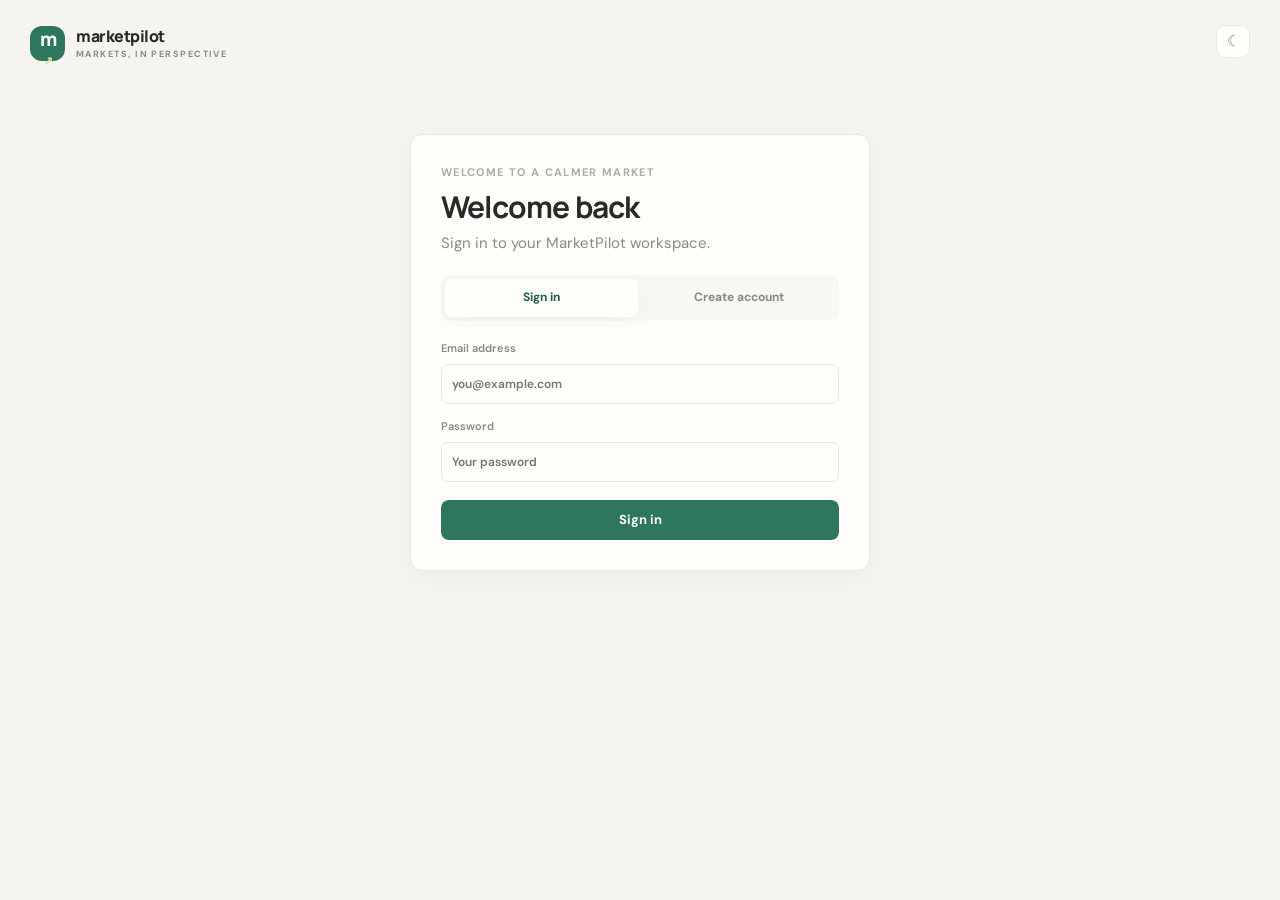
<file: templates/auth.html>
<!doctype html>
<html lang="en" data-theme="light">
<head>
    <meta charset="utf-8">
    <meta name="viewport" content="width=device-width,initial-scale=1">
    <meta name="theme-color" content="#f5f4ef">
    <title>MarketPilot — Sign in or Create account</title>
    <link rel="preconnect" href="https://fonts.googleapis.com">
    <link rel="preconnect" href="https://fonts.gstatic.com" crossorigin>
    <link href="https://fonts.googleapis.com/css2?family=DM+Sans:wght@400;500;600;700&family=Manrope:wght@400;500;600;700;800&display=swap"
          rel="stylesheet">
    <link rel="stylesheet" href="/static/css/styles.css">
    <script src="/static/js/app.js" defer></script>
</head>
<body data-page="auth">
<main class="auth-layout">
    <a class="brand auth-brand" href="index.html">
        <span class="brand-mark">m<span>↗</span></span>
        <span class="brand-copy"><strong>marketpilot</strong><small>MARKETS, IN PERSPECTIVE</small></span>
    </a>
    <button class="icon-button theme-button auth-theme" id="themeToggle" aria-label="Switch color theme">
        <span id="themeGlyph">☾</span>
    </button>
    <section class="auth-card panel">
        <p class="eyebrow">WELCOME TO A CALMER MARKET</p>
        <h1 id="authTitle">Welcome back</h1>
        <p class="subheading" id="authSubtitle">Sign in to your MarketPilot workspace.</p>
        <div class="auth-tabs">
            <button type="button" class="selected" data-auth-mode="login">Sign in</button>
            <button type="button" data-auth-mode="signup">Create account</button>
        </div>


        <form id="loginForm" class="auth-form" method="POST" action="/auth">
            <label class="field-label">Email address
                <input type="email" id="loginEmail" name="email" placeholder="you@example.com" autocomplete="email" required>
            </label>
            <label class="field-label">Password
                <input type="password" id="loginPassword" name="password" placeholder="Your password" autocomplete="current-password" required>
            </label>
            <button class="button button-primary auth-submit" type="submit" name="action" value="login">Sign in</button>
        </form>


        <form id="signupForm" class="auth-form" method="POST" action="/auth" hidden>
            <label class="field-label">Your name
                <input type="text" id="signupName" name="username" placeholder="Full name" autocomplete="name" required>
            </label>
            <label class="field-label">Email address
                <input type="email" id="signupEmail" name="email" placeholder="you@example.com" autocomplete="email" required>
            </label>
            <label class="field-label">Create a password
                <input type="password" id="signupPassword" name="password" placeholder="At least 8 characters" minlength="8" autocomplete="new-password" required>
            </label>
            <button class="button button-primary auth-submit" type="submit" name="action" value="signup">Create account</button>
        </form>
    </section>
    <div class="auth-toast" id="authFeedback" role="status"></div>
</main>
</body>
</html>
</file>
<file: static/css/styles.css>
@import url('https://fonts.googleapis.com/css2?family=DM+Sans:wght@400;500;600;700&family=Manrope:wght@400;500;600;700;800&display=swap');

:root{color-scheme:light;--bg:#f5f4ef;--sidebar:#faf9f5;--panel:#fffefa;--panel-soft:#f8f7f2;--ink:#252b29;--muted:#858b83;--subtle:#a9ada5;--line:#e9e8df;--accent:#2f765e;--accent-strong:#205e49;--accent-pale:#e5f0e9;--accent-wash:#f0f6f1;--lime:#d2df9b;--positive:#3b8362;--negative:#c37667;--amber:#ac8550;--shadow:0 7px 24px rgba(40,48,38,.035);--font:'DM Sans',sans-serif;--display:'Manrope',sans-serif}html[data-theme=dark]{color-scheme:dark;--bg:#151917;--sidebar:#191e1b;--panel:#202622;--panel-soft:#252c27;--ink:#eff1e9;--muted:#a3ab9f;--subtle:#777f74;--line:#303832;--accent:#9ac6a8;--accent-strong:#b6d7bf;--accent-pale:#28382d;--accent-wash:#222d25;--lime:#a9be7f;--positive:#a5d2aa;--negative:#e19b89;--amber:#d1b276;--shadow:0 7px 24px rgba(0,0,0,.12)}*{box-sizing:border-box}body{margin:0;background:var(--bg);color:var(--ink);font-family:var(--font);font-size:14px;line-height:1.45;transition:background .25s,color .25s}button,input,select{font:inherit}button{color:inherit}.app-shell{min-height:100vh}.sidebar{position:fixed;inset:0 auto 0 0;width:238px;background:var(--sidebar);border-right:1px solid var(--line);display:flex;flex-direction:column;padding:25px 17px 14px;z-index:5;transition:background .25s,border .25s}.brand{display:flex;align-items:center;gap:11px;margin:0 0 50px 3px;text-decoration:none;color:inherit}.brand-mark{width:35px;height:35px;border-radius:12px;background:var(--accent);color:#fff;display:grid;place-items:center;font:800 19px var(--display);letter-spacing:-2px}.brand-mark span{font-size:12px;margin-left:-2px;color:var(--lime)}.brand-copy{display:grid;gap:1px}.brand-copy strong{font:800 14px var(--display);letter-spacing:-.5px}.brand-copy small{font-size:8px;font-weight:700;letter-spacing:1.45px;color:var(--muted)}.workspace-label,.eyebrow{font-size:9px;font-weight:700;letter-spacing:1.55px;color:var(--subtle)}.workspace-label{margin:0 0 12px 8px}.nav-list{display:grid;gap:4px}.nav-link{border:0;background:transparent;text-align:left;padding:11px 11px;border-radius:9px;display:flex;align-items:center;gap:11px;color:var(--muted);font-size:12px;font-weight:600;cursor:pointer;transition:.18s}.nav-link:hover{background:var(--panel-soft);color:var(--ink)}.nav-link.active{background:var(--accent-pale);color:var(--accent-strong)}.nav-icon{font-size:17px;width:17px;text-align:center;font-weight:400}.nav-count{margin-left:auto;font-size:10px;color:var(--muted);background:var(--panel);padding:2px 7px;border-radius:20px}.online-dot{width:6px;height:6px;border-radius:50%;background:#7eb18c;margin-left:auto;box-shadow:0 0 0 3px var(--accent-pale)}.sidebar-bottom{margin-top:auto}.help-card{display:flex;gap:10px;padding:14px 12px 13px;border-radius:12px;background:var(--accent-wash);border:1px solid var(--line);margin-bottom:14px}.help-icon{color:var(--accent);font-size:16px}.help-card strong{font:700 11px var(--display)}.help-card p{font-size:10px;color:var(--muted);margin:5px 0 10px;line-height:1.55}.help-card button,.text-button{border:0;background:none;padding:0;color:var(--accent-strong);font-size:10px;font-weight:700;cursor:pointer}.help-card button span,.text-button span{font-size:14px;margin-left:4px}.user-chip{width:100%;display:flex;align-items:center;gap:9px;border:0;border-top:1px solid var(--line);background:none;padding:13px 2px 0;text-align:left;cursor:pointer}.avatar{width:33px;height:33px;border-radius:50%;display:grid;place-items:center;color:var(--accent-strong);background:var(--accent-pale);font-size:10px;font-weight:700;flex:none}.user-info{display:grid;gap:2px}.user-info strong{font-size:11px}.user-info small{font-size:9px;color:var(--muted)}.more{margin-left:auto;color:var(--muted);font-size:18px}.main-area{margin-left:238px;min-height:100vh}.topbar{height:62px;padding:0 clamp(24px,4vw,58px);display:flex;align-items:center;justify-content:space-between;border-bottom:1px solid var(--line);background:var(--bg);position:sticky;top:0;z-index:4;transition:background .25s}.breadcrumb{display:flex;gap:9px;align-items:center;font-size:11px;color:var(--muted)}.breadcrumb b{color:var(--subtle);font-weight:400}.breadcrumb strong{color:var(--ink);font-weight:600}.top-actions{display:flex;align-items:center;gap:13px}.market-status{display:flex;align-items:center;gap:7px;padding:6px 10px;border:1px solid var(--line);border-radius:30px;color:var(--accent-strong);font-size:10px;font-weight:700}.market-status i,.market-note i,.live-tag i{width:6px;height:6px;border-radius:50%;background:#6fa87f;box-shadow:0 0 0 3px var(--accent-pale)}.market-time{font-size:10px;color:var(--muted)}.icon-button{height:33px;width:34px;border:1px solid var(--line);border-radius:9px;background:var(--panel);cursor:pointer;color:var(--muted);font-size:15px;transition:.18s}.icon-button:hover{color:var(--accent);border-color:var(--accent)}.notification-button{position:relative;font-size:17px}.notification-button i{position:absolute;right:7px;top:6px;width:5px;height:5px;border-radius:50%;background:#d3945e}.mobile-menu{display:none}.page-content{max-width:1320px;margin:0 auto;padding:35px clamp(24px,4vw,58px) 42px}.view{display:none;animation:fade-in .24s ease}.view.active{display:block}@keyframes fade-in{from{opacity:0;transform:translateY(4px)}to{opacity:1;transform:none}}.welcome-row,.news-intro{display:flex;justify-content:space-between;align-items:flex-end;margin-bottom:24px}.eyebrow{margin:0 0 9px}.eyebrow-dot{color:var(--accent);padding:0 4px}h1,h2,h3,p{margin-top:0}h1{font:700 clamp(27px,3vw,34px)/1.15 var(--display);letter-spacing:-1.3px;margin-bottom:7px}.wave{display:inline-block;font-size:16px;color:var(--accent);vertical-align:top;margin:2px 0 0 9px}.subheading{margin:0;color:var(--muted);font-size:13px}.button{border:0;border-radius:8px;padding:10px 14px;font-size:11px;font-weight:700;cursor:pointer;transition:transform .15s,background .15s}.button:hover{transform:translateY(-1px)}.button span{margin-right:5px}.button-soft{background:var(--accent-pale);color:var(--accent-strong)}.button-primary{background:var(--accent);color:#fff}.button-primary:hover{background:var(--accent-strong)}.market-banner{display:flex;align-items:center;gap:13px;padding:14px 18px;background:var(--panel);border:1px solid var(--line);border-radius:12px;box-shadow:var(--shadow);margin-bottom:31px}.market-symbol{width:32px;height:32px;display:grid;place-items:center;border-radius:9px;background:#eff2e7;color:var(--accent-strong);font:700 13px var(--display)}html[data-theme=dark] .market-symbol{background:#364233}.market-banner>div:nth-child(2){display:grid;gap:2px}.market-banner>div:nth-child(2) strong{font-size:11px}.market-banner>div:nth-child(2) span{font-size:9px;color:var(--muted)}.market-index{margin-left:auto;display:grid;text-align:right;gap:1px}.market-index strong{font:700 17px var(--display);letter-spacing:-.5px}.positive{color:var(--positive)!important}.negative{color:var(--negative)!important}.market-index span{font-size:10px;font-weight:700}.market-index small{font-size:9px;font-weight:500}.sparkline{height:36px;width:110px;margin:0 17px}.sparkline svg{width:100%;height:100%;overflow:visible}.sparkline path:first-child{fill:none;stroke:var(--accent);stroke-width:2}.spark-fill{fill:var(--accent-pale);opacity:.8}.market-note{display:flex;align-items:center;gap:8px;color:var(--muted);font-size:10px;white-space:nowrap}.market-note i{width:5px;height:5px;box-shadow:none}.section-heading,.panel-header{display:flex;align-items:center;justify-content:space-between}.section-heading{margin-bottom:14px}.section-heading h2,.panel-header h2{font:700 16px var(--display);letter-spacing:-.35px;margin:0 0 4px}.section-heading p,.panel-header p{font-size:10px;color:var(--muted);margin:0}.metric-grid{display:grid;grid-template-columns:repeat(3,1fr);gap:13px;margin-bottom:28px}.metric-card{position:relative;min-height:135px;padding:16px 17px;border:1px solid var(--line);background:var(--panel);border-radius:12px;box-shadow:var(--shadow);overflow:hidden}.metric-top{display:flex;justify-content:space-between;align-items:center;color:var(--muted);font-size:10px}.metric-icon{font-size:15px;color:var(--subtle)}.metric-value{display:block;font:700 23px var(--display);letter-spacing:-.8px;margin:12px 0 5px}.metric-value small{font:500 11px var(--font);letter-spacing:0;color:var(--muted)}.metric-foot{display:flex;gap:8px;align-items:center;font-size:9px;color:var(--muted)}.metric-foot>span:first-child{font-weight:700}.mini-bars{height:37px;position:absolute;right:15px;bottom:13px;display:flex;align-items:end;gap:3px;opacity:.65}.mini-bars i{width:4px;border-radius:4px 4px 0 0;background:var(--accent-pale)}.mini-bars i:nth-child(3n){background:var(--accent)}.metric-caption{font-size:9px;color:var(--muted);margin-top:15px}.watch-dots{display:flex;align-items:center;gap:5px;margin-top:13px}.watch-dots i{width:7px;height:7px;border-radius:50%;background:var(--accent)}.watch-dots i:nth-child(2){background:#a4b881}.watch-dots i:nth-child(3){background:#d4a780}.watch-dots i:nth-child(4){background:#8798a1}.watch-dots span{font-size:9px;color:var(--muted);margin-left:4px}.dashboard-grid{display:grid;grid-template-columns:minmax(0,1.62fr) minmax(230px,.9fr);gap:15px}.panel{background:var(--panel);border:1px solid var(--line);border-radius:12px;box-shadow:var(--shadow)}.watch-panel{padding:17px 18px 5px}.panel-header{margin-bottom:12px}.stock-list{display:grid}.stock-row{min-height:54px;display:grid;grid-template-columns:minmax(120px,1fr) auto auto;align-items:center;gap:15px;border-top:1px solid var(--line)}.stock-name{display:flex;align-items:center;gap:9px;min-width:0}.stock-monogram{width:30px;height:30px;flex:none;border-radius:9px;display:grid;place-items:center;background:var(--panel-soft);color:var(--muted);font-size:9px;font-weight:700}.stock-name strong{display:block;font-size:10px}.stock-name small{display:block;color:var(--muted);font-size:9px;margin-top:1px}.stock-quote{text-align:right}.stock-quote strong{display:block;font:600 11px var(--display)}.stock-quote small{display:block;font-size:9px;margin-top:2px}.stock-switch-wrap{display:flex;align-items:center;gap:6px;color:var(--muted);font-size:8px}.switch{appearance:none;width:30px;height:17px;background:var(--line);border-radius:20px;position:relative;cursor:pointer;transition:.2s;margin:0}.switch:after{content:"";position:absolute;top:2px;left:2px;width:13px;height:13px;border-radius:50%;background:#fff;box-shadow:0 1px 3px #0002;transition:.2s}.switch:checked{background:var(--accent)}.switch:checked:after{transform:translateX(13px)}.right-stack{display:grid;grid-template-rows:1fr auto;gap:11px}.insight-card{position:relative;overflow:hidden;padding:16px 17px;border-radius:12px;background:var(--accent-wash);border:1px solid var(--line);min-height:160px}.insight-heading{display:flex;align-items:center;gap:7px;color:var(--accent-strong);font-size:8px;font-weight:700;letter-spacing:1.15px}.insight-spark{font-size:13px}.insight-card h3{position:relative;margin:12px 0 5px;max-width:190px;font:700 15px/1.3 var(--display);letter-spacing:-.3px}.insight-card p{position:relative;margin:0;max-width:250px;color:var(--muted);font-size:9px;line-height:1.6}.insight-card button{position:relative;margin-top:11px;padding:0;border:0;background:none;color:var(--accent-strong);font-weight:700;font-size:9px;cursor:pointer}.insight-card button span{margin-left:4px}.insight-orb{position:absolute;border-radius:50%;background:var(--accent-pale);opacity:.7}.orb-one{width:120px;height:120px;right:-44px;bottom:-65px}.orb-two{width:75px;height:75px;right:1px;bottom:-46px;background:var(--lime);opacity:.22}.connection-card{padding:12px 14px;display:flex;align-items:center;gap:10px;background:var(--panel);border:1px solid var(--line);border-radius:11px}.connection-icon{height:29px;width:29px;border-radius:9px;background:var(--accent-pale);display:grid;place-items:center;color:var(--accent-strong);font-size:15px}.connection-copy{display:grid;gap:2px}.connection-copy strong{font-size:9px}.connection-copy span{font-size:8px;color:var(--muted)}.connected-check{margin-left:auto;color:var(--positive);font-size:12px}.recent-heading{margin-top:26px}.activity-panel{padding:0 16px}.activity-row{min-height:53px;display:flex;align-items:center;gap:11px;border-bottom:1px solid var(--line)}.activity-row:last-child{border:0}.activity-icon{height:27px;width:27px;display:grid;place-items:center;border-radius:8px;font-size:12px}.activity-icon.trade{color:var(--positive);background:var(--accent-pale)}.activity-icon.mail{color:#8195a0;background:#eef0ef}.activity-icon.sync{color:#9b8a68;background:#f5f0e4}html[data-theme=dark] .activity-icon.mail,html[data-theme=dark] .activity-icon.sync{background:var(--panel-soft)}.activity-main{display:grid;gap:2px;min-width:0}.activity-main strong{font-size:9px}.activity-main span{font-size:8px;color:var(--muted)}.activity-time{margin-left:auto;font-size:9px;color:var(--muted);white-space:nowrap}.status-pill{border-radius:20px;background:var(--panel-soft);padding:4px 8px;font-size:8px;color:var(--muted);white-space:nowrap}.status-pill.done{color:var(--positive);background:var(--accent-pale)}.disclaimer{font-size:9px;color:var(--subtle);margin:20px 0 0}.page-intro{margin:2px 0 26px}.page-intro h1{margin-bottom:8px}.title-count{display:inline-grid;place-items:center;vertical-align:middle;margin-left:4px;width:27px;height:23px;border-radius:7px;font:700 10px var(--font);letter-spacing:0;color:var(--accent-strong);background:var(--accent-pale)}.watch-toolbar{display:flex;justify-content:space-between;gap:14px;margin-bottom:15px}.search-box{width:min(360px,100%);height:38px;display:flex;align-items:center;gap:9px;padding:0 12px;border:1px solid var(--line);background:var(--panel);border-radius:8px;color:var(--muted)}.search-box span{font-size:17px}.search-box input{width:100%;border:0;outline:0;background:transparent;color:var(--ink);font-size:10px}.search-box input::placeholder{color:var(--subtle)}.full-watch-panel{padding:0 17px}.table-heading{height:41px;display:grid;grid-template-columns:minmax(140px,1fr) minmax(90px,.55fr) minmax(80px,.45fr) minmax(95px,.5fr) 25px;gap:12px;align-items:center;color:var(--subtle);font-size:8px;font-weight:700;letter-spacing:1px}.table-heading span:nth-child(n+2){text-align:right}.full-stock-row{display:grid;grid-template-columns:minmax(140px,1fr) minmax(90px,.55fr) minmax(80px,.45fr) minmax(95px,.5fr) 25px;gap:12px;align-items:center;min-height:70px;border-top:1px solid var(--line)}.full-stock-row .stock-name strong{font-size:11px}.full-stock-row .stock-name small{font-size:9px}.full-stock-row .stock-monogram{width:34px;height:34px}.full-stock-row .stock-quote strong{font-size:12px}.full-stock-row .stock-quote small{font-size:9px}.table-toggle{justify-self:end}.row-more{border:0;background:none;color:var(--muted);cursor:pointer;font-size:17px}.note-card{display:flex;gap:11px;padding:13px 15px;margin-top:14px;border:1px solid var(--line);border-radius:10px;background:var(--accent-wash);color:var(--accent-strong)}.note-card>span{font-size:14px}.note-card p{margin:0;color:var(--muted);font-size:10px}.note-card strong{color:var(--ink)}.news-intro{align-items:flex-end}.stories-panel{overflow:hidden}.stories-top{display:flex;justify-content:space-between;align-items:center;gap:15px;padding:17px 18px;border-bottom:1px solid var(--line)}.stories-label{display:flex;align-items:center;gap:11px}.stories-icon{width:31px;height:31px;display:grid;place-items:center;border-radius:9px;background:var(--accent-pale);color:var(--accent-strong)}.stories-label div{display:grid;gap:3px}.stories-label strong{font-size:11px}.stories-label span{font-size:9px;color:var(--muted)}.ticker-tabs{display:flex;gap:3px;padding:3px;background:var(--panel-soft);border-radius:8px}.ticker-tabs button{border:0;border-radius:6px;background:none;padding:6px 9px;color:var(--muted);font-size:8px;font-weight:600;cursor:pointer}.ticker-tabs button.selected{background:var(--panel);color:var(--accent-strong);box-shadow:0 1px 4px #0001}.story-row{display:grid;grid-template-columns:34px minmax(200px,1fr) 100px 65px 70px;align-items:center;gap:12px;min-height:58px;padding:0 18px;border-bottom:1px solid var(--line)}.story-number{font-size:9px;color:var(--subtle)}.story-title{font-size:10px;font-weight:600}.story-source,.story-time{font-size:8px;color:var(--muted)}.story-tone{justify-self:start;padding:4px 7px;border-radius:20px;background:var(--accent-pale);color:var(--positive);font-size:8px}.story-tone.watch{background:#f4eedf;color:var(--amber)}html[data-theme=dark] .story-tone.watch{background:#383329}.story-tone.neutral{background:var(--panel-soft);color:var(--muted)}.stories-foot{display:flex;justify-content:space-between;align-items:center;padding:12px 18px;color:var(--subtle);font-size:8px}.stories-foot button{border:0;background:none;color:var(--accent-strong);font-weight:700;font-size:9px;cursor:pointer}.broker-hero{padding:22px;margin-bottom:15px;overflow:hidden}.broker-top{display:flex;align-items:flex-start;gap:13px}.broker-logo{width:39px;height:39px;border-radius:11px;display:grid;place-items:center;background:#e9eee5;color:var(--accent-strong);font:800 18px var(--display)}html[data-theme=dark] .broker-logo{background:#313b30}.broker-top>div{flex:1}.broker-top h2{font:700 15px var(--display);margin:2px 0 5px}.broker-top p{max-width:480px;margin:0;color:var(--muted);font-size:10px;line-height:1.6}.live-tag{display:inline-flex;align-items:center;gap:6px;margin-left:7px;padding:4px 7px;border:1px solid var(--line);border-radius:20px;color:var(--positive);font:700 8px var(--font);vertical-align:middle}.live-tag i{width:5px;height:5px;box-shadow:none}.broker-stats{display:grid;grid-template-columns:repeat(3,1fr);margin-top:22px;border:1px solid var(--line);border-radius:9px;overflow:hidden}.broker-stats>div{display:grid;gap:6px;padding:12px 14px;border-right:1px solid var(--line)}.broker-stats>div:last-child{border:0}.broker-stats span{font-size:8px;color:var(--subtle);font-weight:700;letter-spacing:.7px}.broker-stats strong{font-size:10px}.broker-details{padding:19px 21px}.lock-label{font-size:9px;color:var(--positive)}.details-grid{display:grid;grid-template-columns:1fr 1fr;gap:17px;margin:18px 0}.detail-field{display:grid;gap:7px}.detail-field span{font-size:9px;color:var(--muted)}.detail-field strong{padding:10px 11px;border-radius:7px;border:1px solid var(--line);background:var(--panel-soft);font-size:10px;font-weight:500}.secure-note{padding:10px 12px;border:1px solid var(--line);border-radius:8px;color:var(--muted);font-size:9px}.secure-note:first-letter{color:var(--positive)}.disconnect-button{margin-top:15px}.profile-panel{max-width:790px;padding:22px}.profile-identity{display:flex;align-items:center;gap:12px;padding-bottom:18px;border-bottom:1px solid var(--line)}.avatar-large{width:43px;height:43px;font-size:12px}.profile-identity h2{font:700 14px var(--display);margin:0 0 4px}.profile-identity p{font-size:9px;color:var(--muted);margin:0}.profile-badge{margin-left:auto;color:var(--accent-strong);font-size:9px;font-weight:600}.form-grid{display:grid;grid-template-columns:1fr 1fr;gap:17px 15px;padding:19px 0}.field-label{display:grid;gap:7px;color:var(--muted);font-size:9px;font-weight:600}.field-label input,.field-label select{width:100%;height:36px;padding:0 10px;border:1px solid var(--line);border-radius:7px;background:var(--panel);color:var(--ink);font-size:10px;outline:none}.field-label input:focus,.field-label select:focus{border-color:var(--accent)}.preferences-heading{padding:15px 0 7px;border-top:1px solid var(--line)}.preferences-heading h3{font:700 12px var(--display);margin:0 0 4px}.preferences-heading p{font-size:9px;color:var(--muted);margin:0}.preference-row{min-height:54px;display:flex;align-items:center;gap:12px;border-top:1px solid var(--line);cursor:pointer}.preference-row>span{display:grid;gap:3px}.preference-row strong{font-size:10px}.preference-row small{font-size:9px;color:var(--muted)}.preference-row .switch{margin-left:auto;flex:none}.save-row{display:flex;justify-content:flex-end;align-items:center;gap:12px;padding-top:16px}.save-feedback{font-size:9px;color:var(--positive)}.toast{position:fixed;right:24px;bottom:22px;z-index:10;display:flex;align-items:center;gap:11px;min-width:260px;padding:13px 14px;border:1px solid var(--line);border-radius:11px;background:var(--panel);box-shadow:0 12px 35px #0002;opacity:0;transform:translateY(12px);pointer-events:none;transition:.25s}.toast.show{opacity:1;transform:translateY(0);pointer-events:auto}.toast>span{color:var(--accent);font-size:17px}.toast div{display:grid;gap:2px}.toast strong{font-size:10px}.toast small{font-size:9px;color:var(--muted)}.toast button{margin-left:auto;border:0;background:none;color:var(--muted);font-size:17px;cursor:pointer}.modal{width:min(420px,calc(100vw - 30px));padding:26px;border:1px solid var(--line);border-radius:15px;background:var(--panel);color:var(--ink);box-shadow:0 20px 80px #0003}.modal::backdrop{background:#171c1880;backdrop-filter:blur(3px)}.modal form{position:relative}.modal-close{position:absolute;right:0;top:0;border:0;background:none;color:var(--muted);font-size:20px;cursor:pointer}.modal-icon{width:35px;height:35px;display:grid;place-items:center;border-radius:10px;background:var(--accent-pale);color:var(--accent-strong);font-size:19px;margin-bottom:18px}.modal h2{font:700 21px var(--display);letter-spacing:-.5px;margin:0 0 5px}.modal p:not(.eyebrow){color:var(--muted);font-size:11px;margin-bottom:20px}.modal .field-label{margin-bottom:20px}.modal .field-label input{height:40px;font-size:11px}.modal-actions{display:flex;justify-content:flex-end;gap:8px}.empty-state{padding:28px;text-align:center;color:var(--muted);font-size:10px}@media(max-width:960px){.sidebar{width:210px;padding-left:13px;padding-right:13px}.main-area{margin-left:210px}.page-content{padding-left:25px;padding-right:25px}.topbar{padding:0 25px}.market-time{display:none}.dashboard-grid{grid-template-columns:minmax(0,1.3fr) minmax(210px,.8fr)}.story-row{grid-template-columns:27px minmax(170px,1fr) 80px 55px 60px;gap:8px;padding:0 13px}}@media(max-width:720px){.sidebar{width:260px;transform:translateX(-100%);transition:transform .25s;box-shadow:12px 0 35px #0001}.sidebar.open{transform:translateX(0)}.main-area{margin-left:0}.mobile-menu{display:block;margin-right:10px}.topbar{justify-content:flex-start;padding:0 16px}.breadcrumb{flex:1}.top-actions{gap:7px}.market-status{padding:6px 8px}.market-status span{display:none}.page-content{padding:26px 16px 35px}.welcome-row{align-items:flex-start;gap:14px}.welcome-row .button{white-space:nowrap;padding:9px;font-size:9px}.welcome-row h1{font-size:27px}.subheading{font-size:11px}.market-banner{gap:9px;padding:12px}.sparkline{width:70px;margin:0 4px}.market-note{display:none}.metric-grid{grid-template-columns:1fr 1fr}.metric-card:last-child{grid-column:span 2;min-height:110px}.dashboard-grid{grid-template-columns:1fr}.right-stack{grid-template-columns:1fr 1fr;grid-template-rows:auto}.insight-card{min-height:175px}.connection-card{align-self:start;min-height:66px;flex-wrap:wrap}.market-index strong{font-size:14px}.market-index{margin-left:auto}.stock-row{gap:8px}.watch-panel{padding-left:13px;padding-right:13px}.table-heading,.full-stock-row{grid-template-columns:minmax(110px,1fr) minmax(72px,.6fr) minmax(65px,.5fr) 50px 15px;gap:7px}.table-heading{font-size:7px}.full-stock-row .stock-name{gap:6px}.full-stock-row .stock-monogram{width:28px;height:28px}.full-stock-row .stock-name strong{font-size:9px}.stock-switch-wrap{font-size:0}.full-stock-row{min-height:64px}.stories-top{align-items:flex-start;flex-direction:column}.ticker-tabs{max-width:100%;overflow:auto}.story-row{grid-template-columns:23px minmax(120px,1fr) 55px 48px;gap:7px;min-height:62px;padding:7px 12px}.story-source{display:none}.story-title{font-size:9px}.story-time{font-size:7px}.stories-foot{font-size:7px}.broker-top{flex-wrap:wrap}.broker-top .button{margin-left:51px}.profile-panel{padding:16px}.profile-badge{display:none}}@media(max-width:430px){.top-actions{gap:5px}.market-status{font-size:0;width:28px;height:28px;justify-content:center;padding:0}.market-status i{width:7px;height:7px}.icon-button{width:31px;height:31px}.welcome-row{display:block}.welcome-row .button{margin-top:14px}.metric-grid{gap:8px}.metric-card{padding:13px;min-height:126px}.metric-value{font-size:19px}.metric-foot{gap:5px;font-size:8px}.metric-caption{font-size:8px}.right-stack{grid-template-columns:1fr}.insight-card{min-height:155px}.connection-card{min-height:55px}.market-symbol{width:28px;height:28px}.market-banner>div:nth-child(2) strong{font-size:9px}.market-banner>div:nth-child(2) span{font-size:7px}.market-index strong{font-size:12px}.market-index span{font-size:8px}.sparkline{width:44px;height:25px}.stock-name small{font-size:8px}.stock-name strong{font-size:9px}.stock-row{grid-template-columns:minmax(80px,1fr) auto auto;gap:5px}.stock-quote strong{font-size:9px}.stock-quote small{font-size:8px}.activity-panel{padding:0 10px}.activity-row{gap:7px}.activity-main strong{font-size:8px}.activity-main span{font-size:7px}.activity-time{font-size:8px}.status-pill{padding:4px 6px;font-size:7px}.table-heading,.full-stock-row{grid-template-columns:minmax(86px,1fr) minmax(65px,.65fr) minmax(50px,.48fr) 36px 10px;gap:4px}.full-stock-row .stock-name strong{font-size:8px}.full-stock-row .stock-name small{font-size:7px}.full-stock-row .stock-quote strong{font-size:9px}.full-stock-row .stock-quote small{font-size:8px}.full-stock-row .stock-monogram{width:25px;height:25px;font-size:7px}.form-grid{grid-template-columns:1fr}.broker-stats>div{padding:9px 7px}.broker-stats span{font-size:7px}.broker-stats strong{font-size:8px}.details-grid{gap:12px}.detail-field strong{font-size:8px;padding:9px 7px}.page-intro h1{font-size:27px}.news-intro{display:block}.news-intro .button{margin-top:14px}.activity-time{max-width:47px}.status-pill{display:none}}@media(prefers-reduced-motion:reduce){*,*::before,*::after{scroll-behavior:auto!important;animation-duration:.01ms!important;transition-duration:.01ms!important}}
/* Prediction and GTT setup additions */
.stock-row{grid-template-columns:minmax(92px,1fr) auto minmax(86px,.8fr) auto}
.stock-prediction,.prediction-cell{display:grid;justify-items:end;gap:3px;white-space:nowrap}
.stock-prediction small,.prediction-cell small{font-size:8px;color:var(--muted)}
.prediction-pill{display:inline-block;padding:3px 7px;border-radius:20px;background:var(--panel-soft);color:var(--muted);font-size:8px;font-weight:700}
.prediction-pill.upside{background:var(--accent-pale);color:var(--positive)}
.gtt-control{display:grid;justify-items:end;gap:4px}
.gtt-summary{font-size:7px;color:var(--muted);white-space:nowrap}
.table-heading,.full-stock-row{grid-template-columns:minmax(120px,1.1fr) minmax(78px,.6fr) minmax(64px,.48fr) minmax(92px,.65fr) minmax(116px,.8fr) 18px}
.full-stock-row .prediction-cell{justify-items:end}
.gtt-fields{padding:0 0 12px;gap:13px}
.modal-hint{margin:0 0 16px!important;padding:9px 10px;border-radius:7px;background:var(--panel-soft);font-size:9px!important;line-height:1.5}
.summary-modal{max-height:min(88vh,760px);overflow:auto}
.summary-disclosure{font-size:9px!important;margin-bottom:13px!important}
.summary-content{display:grid;gap:9px;margin-bottom:13px}
.summary-content article{padding:11px 12px;border:1px solid var(--line);border-radius:9px;background:var(--panel-soft)}
.summary-heading{display:flex;align-items:center;justify-content:space-between;gap:10px}
.summary-heading strong{font-size:10px}
.sentiment{padding:3px 7px;border-radius:20px;background:var(--panel);color:var(--muted);font-size:8px}
.sentiment.positive{background:var(--accent-pale)}
.summary-content article p{margin:7px 0 0;color:var(--muted);font-size:9px;line-height:1.55}
@media(max-width:960px){.table-heading,.full-stock-row{grid-template-columns:minmax(105px,1fr) minmax(70px,.55fr) minmax(58px,.45fr) minmax(82px,.6fr) minmax(100px,.8fr) 14px}}
@media(max-width:720px){.table-heading,.full-stock-row{grid-template-columns:minmax(94px,1fr) minmax(65px,.55fr) minmax(52px,.45fr) minmax(75px,.6fr) minmax(91px,.8fr) 12px}.stock-row{grid-template-columns:minmax(80px,1fr) auto minmax(79px,.8fr) auto}.stock-prediction small{font-size:7px}}
@media(max-width:430px){.table-heading,.full-stock-row{grid-template-columns:minmax(76px,1fr) minmax(56px,.6fr) minmax(43px,.45fr) minmax(66px,.6fr) minmax(79px,.75fr) 9px}.full-stock-row .stock-name strong{font-size:8px}.gtt-summary{white-space:normal;text-align:right;font-size:6px}.table-heading{font-size:6px;letter-spacing:.4px}}
/* Individual company stories and on-demand prediction controls */
.predict-button{border:1px solid var(--line);border-radius:6px;padding:5px 8px;background:var(--panel-soft);color:var(--accent-strong);font-size:8px;font-weight:700;cursor:pointer}
.predict-button:hover,.setup-button:hover{border-color:var(--accent)}
.prediction-cell{min-width:0}
.prediction-result{display:grid;justify-items:end;gap:2px;text-align:right;white-space:nowrap}
.prediction-result strong{font:700 10px var(--display);color:var(--accent-strong)}
.prediction-result small{font-size:7px;color:var(--muted)}
.prediction-result[hidden]{display:none}
.setup-button{border:1px solid var(--line);border-radius:6px;padding:5px 7px;background:var(--panel);color:var(--muted);font-size:8px;font-weight:700;cursor:pointer;white-space:nowrap}
.individual-news-list{display:grid;gap:13px}
.company-news-card{padding:16px 18px}
.company-news-head{display:flex;align-items:center;gap:10px;padding-bottom:12px;border-bottom:1px solid var(--line)}
.company-news-head>div{display:grid;gap:3px}
.company-news-head>div strong{font-size:11px}
.company-news-head>div small{font-size:9px;color:var(--muted)}
.company-news-head .button{margin-left:auto;white-space:nowrap}
.company-articles{display:grid}
.company-article{display:grid;grid-template-columns:65px minmax(150px,1fr) minmax(100px,.3fr);gap:12px;align-items:center;min-height:46px;border-bottom:1px solid var(--line)}
.company-article:last-child{border-bottom:0}
.company-article strong{font-size:9px;font-weight:600}
.company-article>span:last-child{font-size:8px;color:var(--muted);text-align:right}
.article-tone{justify-self:start;padding:3px 7px;border-radius:20px;font-size:8px}
.article-tone.positive{background:var(--accent-pale);color:var(--positive)}
.article-tone.watch{background:#f4eedf;color:var(--amber)}
.article-tone.neutral{background:var(--panel-soft);color:var(--muted)}
html[data-theme=dark] .article-tone.watch{background:#383329}
.neutral-text{color:var(--muted)}
.model-suggestion{padding:8px 10px;border-radius:7px;background:var(--accent-wash);color:var(--accent-strong)!important;font-size:9px!important;margin:0 0 14px!important}
.full-watch-panel{overflow-x:auto}
.full-watch-panel .table-heading,.full-watch-panel .full-stock-row{min-width:680px}
@media(max-width:720px){.company-news-card{padding:13px}.company-article{grid-template-columns:55px minmax(120px,1fr);gap:8px;padding:8px 0}.company-article>span:last-child{grid-column:2;text-align:left}.company-news-head .button{font-size:8px;padding:8px}.full-watch-panel .table-heading,.full-watch-panel .full-stock-row{min-width:680px}}
/* Readability and watchlist action-column alignment */
body{font-size:16px}
.nav-link{font-size:14px;min-height:43px}
.workspace-label{font-size:10px}
.brand-copy strong{font-size:16px}
.brand-copy small{font-size:9px}
.topbar .breadcrumb{font-size:13px}
.market-status,.market-time{font-size:11px}
.eyebrow{font-size:11px;letter-spacing:1.35px}
.subheading{font-size:15px}
.page-intro h1,.welcome-row h1{font-size:36px}
.section-heading h2,.panel-header h2{font-size:18px}
.section-heading p,.panel-header p{font-size:12px}
.button{font-size:13px;padding:11px 16px}
.text-button{font-size:12px}
.metric-top,.metric-foot{font-size:11px}
.metric-caption{font-size:11px}
.metric-value{font-size:25px}
.stock-name strong,.activity-main strong{font-size:12px}
.stock-name small,.activity-main span{font-size:10px}
.stock-quote strong{font-size:12px}
.stock-quote small{font-size:10px}
.stock-prediction small,.prediction-cell small{font-size:9px}
.predict-button,.setup-button{font-size:10px;padding:7px 9px}
.gtt-summary{font-size:9px}
.table-heading{font-size:10px;letter-spacing:.75px}
.full-watch-panel .table-heading,.full-watch-panel .full-stock-row{min-width:790px;grid-template-columns:minmax(145px,1.15fr) minmax(100px,.72fr) minmax(80px,.58fr) minmax(130px,.86fr) minmax(160px,1fr) 68px}
.full-stock-row{min-height:78px}
.setup-button{width:54px;justify-self:center}
.table-heading span:last-child{text-align:center}
.search-box input{font-size:12px}
.search-box{height:44px}
.company-news-head>div strong,.company-article strong{font-size:12px}
.company-news-head>div small,.company-article>span:last-child{font-size:10px}
.disclaimer,.note-card p{font-size:11px}
.activity-time,.status-pill{font-size:10px}
.help-card strong{font-size:12px}
.help-card p,.help-card button{font-size:11px}
.user-info strong{font-size:12px}
.user-info small{font-size:10px}
.field-label{font-size:11px}
.field-label input,.field-label select{font-size:12px;height:40px}
@media(max-width:960px){.full-watch-panel .table-heading,.full-watch-panel .full-stock-row{min-width:790px;grid-template-columns:minmax(140px,1.1fr) minmax(95px,.7fr) minmax(75px,.55fr) minmax(125px,.86fr) minmax(155px,1fr) 68px}}
@media(max-width:720px){.page-intro h1,.welcome-row h1{font-size:30px}.subheading{font-size:13px}.full-watch-panel .table-heading,.full-watch-panel .full-stock-row{min-width:790px;grid-template-columns:minmax(135px,1.1fr) minmax(90px,.7fr) minmax(74px,.55fr) minmax(120px,.86fr) minmax(150px,1fr) 68px}.company-article strong{font-size:11px}}
@media(max-width:430px){.page-intro h1,.welcome-row h1{font-size:28px}.nav-link{font-size:13px}.metric-top,.metric-foot{font-size:10px}}
/* Pitch-black theme with high-contrast text */
html[data-theme=dark]{--bg:#000000;--sidebar:#050505;--panel:#090909;--panel-soft:#111111;--ink:#f5f7f5;--muted:#c4cbc6;--subtle:#a0aaa3;--line:#292e2a;--accent:#176b43;--accent-strong:#72dfa0;--accent-pale:#10271a;--accent-wash:#0b1910;--lime:#b7d987;--positive:#77e2a0;--negative:#ff958d;--amber:#ffd17a;--shadow:0 8px 28px rgba(0,0,0,.55);background:#000;color:#f5f7f5}
html[data-theme=dark] .button-primary{background:#176b43;color:#ffffff}
html[data-theme=dark] .button-primary:hover{background:#208553}
html[data-theme=dark] .brand-mark{color:#ffffff}
html[data-theme=dark] .nav-link.active{color:#8cf0b1}
html[data-theme=dark] .market-symbol,html[data-theme=dark] .broker-logo{background:#14251a;color:#9ae9b4}
html[data-theme=dark] .activity-icon.mail,html[data-theme=dark] .activity-icon.sync{background:#151515}
html[data-theme=dark] .story-tone.watch,html[data-theme=dark] .article-tone.watch{background:#292111;color:#ffdc8c}
html[data-theme=dark] input::placeholder{color:#9ca59e}
html[data-theme=dark] select,html[data-theme=dark] option{background:#090909;color:#f5f7f5}
html[data-theme=dark] .notification-button i{background:#ffd17a}
/* Empty watchlist and remove action layout */
.row-actions{display:flex;align-items:center;justify-content:center;gap:6px}
.row-actions .setup-button{width:auto;min-width:48px;padding:7px 8px}
.remove-button{border:1px solid var(--line);border-radius:6px;padding:7px 8px;background:transparent;color:var(--negative);font-size:10px;font-weight:700;cursor:pointer;white-space:nowrap}
.remove-button:hover{background:color-mix(in srgb,var(--negative) 10%,transparent);border-color:var(--negative)}
.full-watch-panel .table-heading,.full-watch-panel .full-stock-row{min-width:860px;grid-template-columns:minmax(145px,1.15fr) minmax(100px,.72fr) minmax(80px,.58fr) minmax(130px,.86fr) minmax(160px,1fr) 130px}
.table-heading span:last-child{text-align:center}
.empty-state{padding:26px 16px;font-size:13px;color:var(--muted);text-align:center}
@media(max-width:960px){.full-watch-panel .table-heading,.full-watch-panel .full-stock-row{min-width:860px;grid-template-columns:minmax(140px,1.1fr) minmax(95px,.7fr) minmax(75px,.55fr) minmax(125px,.86fr) minmax(155px,1fr) 130px}}
@media(max-width:720px){.full-watch-panel .table-heading,.full-watch-panel .full-stock-row{min-width:860px;grid-template-columns:minmax(135px,1.1fr) minmax(90px,.7fr) minmax(74px,.55fr) minmax(120px,.86fr) minmax(150px,1fr) 130px}}
/* Multi-page navigation, profile/auth screens, and shared controls */
.nav-link{text-decoration:none}
.user-chip{text-decoration:none;color:inherit}
.help-card a{display:inline-block;color:var(--accent-strong);font-size:11px;font-weight:700;text-decoration:none}
.top-login{text-decoration:none}
.text-button{text-decoration:none}
.auth-layout{position:relative;min-height:100vh;display:grid;place-items:center;padding:36px 18px;background:var(--bg)}
.auth-brand{position:absolute;top:25px;left:30px;margin:0}
.auth-theme{position:absolute;top:25px;right:30px}
.auth-card{width:min(460px,100%);padding:30px}
.auth-card h1{font:700 30px/1.2 var(--display);letter-spacing:-.8px;margin:0 0 8px}
.auth-card .subheading{margin-bottom:20px}
.auth-tabs{display:grid;grid-template-columns:1fr 1fr;gap:4px;padding:4px;margin:18px 0 20px;border-radius:9px;background:var(--panel-soft)}
.auth-tabs button{border:0;border-radius:7px;padding:10px 8px;background:transparent;color:var(--muted);font-size:12px;font-weight:700;cursor:pointer}
.auth-tabs button.selected{background:var(--panel);color:var(--accent-strong);box-shadow:var(--shadow)}
.auth-form{display:grid;gap:15px}
.auth-form[hidden]{display:none}
.auth-submit{width:100%;margin-top:3px}
.auth-demo-note{margin:19px 0 12px;color:var(--muted);font-size:10px;line-height:1.5}
.auth-back{display:inline-block;font-size:11px;text-decoration:none}
.auth-toast{max-width:460px;margin:0 auto;color:var(--accent-strong);font-size:11px}
body[data-page=auth]{min-height:100vh}
#profileHeading{margin:0}
@media(max-width:540px){.auth-brand{top:18px;left:18px}.auth-theme{top:18px;right:18px}.auth-card{padding:22px}.auth-card h1{font-size:27px}}
/* Subscription tiers */
.plan-grid{display:grid;grid-template-columns:repeat(3,minmax(0,1fr));gap:16px;align-items:stretch;margin-top:24px}
.plan-card{position:relative;padding:24px;display:flex;flex-direction:column;min-height:410px}
.plan-card h2{font:800 25px var(--display);letter-spacing:-.6px;margin:10px 0 6px}
.plan-kicker{font-size:10px;font-weight:700;letter-spacing:1.1px;color:var(--accent-strong)}
.plan-description{min-height:42px;color:var(--muted);font-size:12px;line-height:1.55}
.plan-price{display:flex;align-items:baseline;gap:7px;padding:14px 0;border-bottom:1px solid var(--line)}
.plan-price strong{font:800 30px var(--display);letter-spacing:-.7px}
.plan-price span{color:var(--muted);font-size:12px}
.plan-card ul{display:grid;gap:12px;margin:18px 0 24px;padding:0;list-style:none;color:var(--ink);font-size:12px}
.plan-card li:before{content:'✓';color:var(--positive);font-weight:800;margin-right:9px}
.plan-button{width:100%;margin-top:auto}
.featured-plan{border-color:var(--accent);box-shadow:0 8px 30px color-mix(in srgb,var(--accent) 13%,transparent)}
.popular-label{position:absolute;top:14px;right:15px;border-radius:20px;padding:5px 8px;background:var(--accent-pale);color:var(--accent-strong);font-size:9px;font-weight:800;letter-spacing:.6px}
.plan-button.selected-plan{background:var(--accent-pale);color:var(--accent-strong);border:1px solid var(--accent)}
.pricing-note{margin:18px 0;color:var(--muted);font-size:10px;text-align:center}
@media(max-width:900px){.plan-grid{grid-template-columns:1fr 1fr}.plan-card:last-child{grid-column:span 2;min-height:340px}}
@media(max-width:600px){.plan-grid{grid-template-columns:1fr}.plan-card:last-child{grid-column:auto}.plan-card{min-height:360px}.plan-description{min-height:0}}
.auth-page-links{display:flex;flex-wrap:wrap;gap:8px 14px;margin-top:14px;padding-top:12px;border-top:1px solid var(--line)}
.auth-page-links a{color:var(--accent-strong);font-size:10px;font-weight:700;text-decoration:none}
.auth-page-links a:hover{text-decoration:underline}
/* Dashboard-only vertical spacing adjustment */
body[data-page="overview"] .page-content{padding-top:22px}
body[data-page="overview"] .welcome-row{margin-bottom:16px}
body[data-page="overview"] .market-banner{padding-top:10px;padding-bottom:10px;margin-bottom:19px}
body[data-page="overview"] .section-heading{margin-bottom:9px}
body[data-page="overview"] .metric-grid{margin-bottom:17px}
body[data-page="overview"] .metric-card{min-height:116px;padding-top:13px;padding-bottom:13px}
body[data-page="overview"] .metric-value{margin-top:8px}

/* Further compact the overview so its dashboard panels fit the viewport better */
body[data-page="overview"] .page-content{padding-top:12px;padding-bottom:18px}
body[data-page="overview"] .welcome-row{margin-top:0!important;margin-bottom:12px!important}
body[data-page="overview"] .eyebrow{margin-bottom:4px}
body[data-page="overview"] .welcome-row h1{margin-bottom:4px}
body[data-page="overview"] .market-banner{padding:7px 14px;margin-bottom:12px}
body[data-page="overview"] .section-heading{margin-bottom:6px}
body[data-page="overview"] .metric-grid{gap:9px;margin-bottom:12px}
body[data-page="overview"] .metric-card{min-height:102px;padding:10px 13px}
body[data-page="overview"] .metric-value{margin:5px 0 3px}
body[data-page="overview"] .metric-caption{margin-top:7px}
body[data-page="overview"] .dashboard-grid{gap:11px}
body[data-page="overview"] .watch-panel{padding-top:12px}
body[data-page="overview"] .panel-header{margin-bottom:8px}
body[data-page="overview"] .insight-card{min-height:135px;padding:12px 13px}
body[data-page="overview"] .insight-card h3{margin-top:7px;margin-bottom:3px}
body[data-page="overview"] .insight-card button{margin-top:6px}
body[data-page="overview"] .connection-card{padding:8px 11px}
</file>
